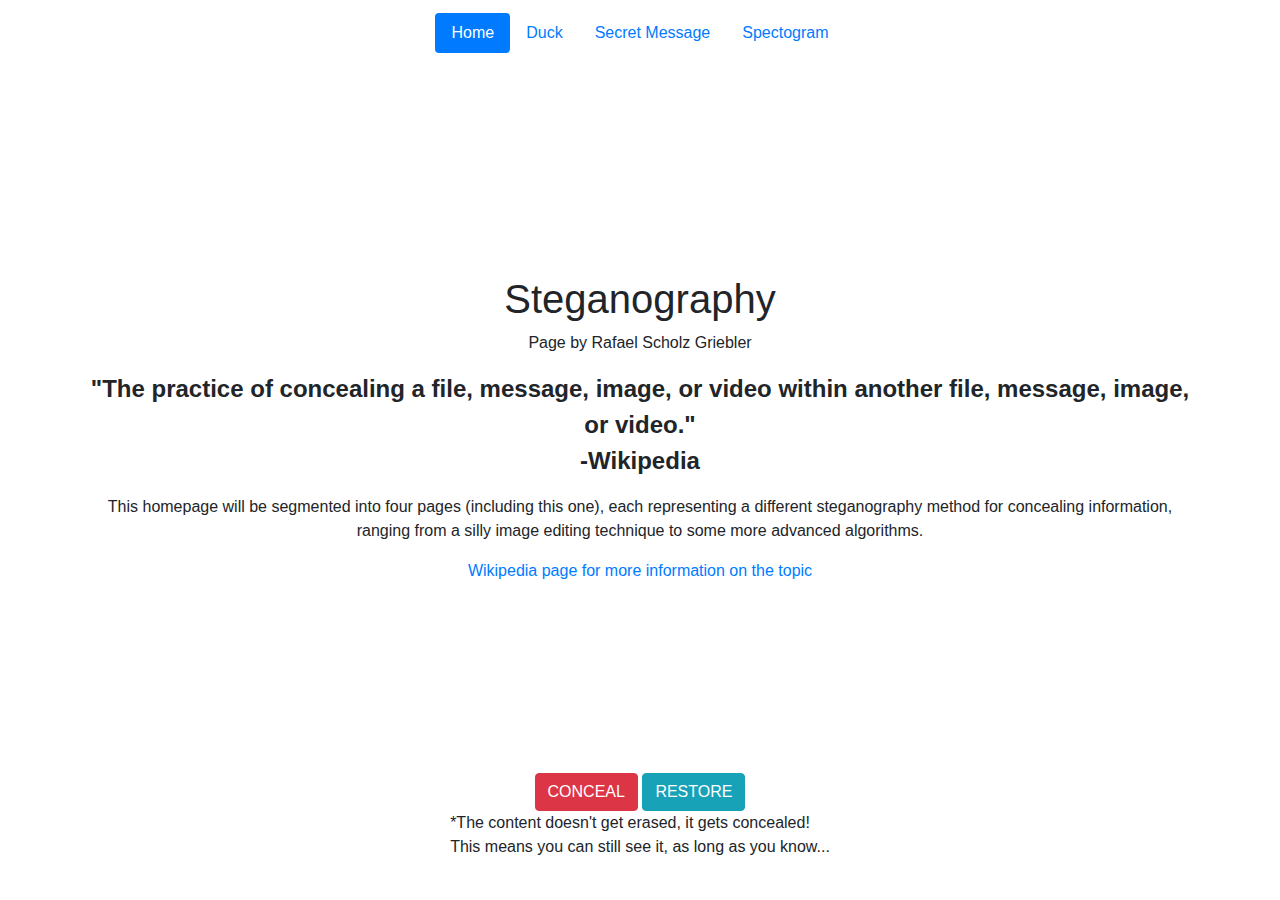
<file: pset8/homepage/index.html>
<!DOCTYPE html>
<html lang="en">
<head>
    <meta charset="UTF-8">
    <meta name="viewport" content="width=device-width, initial-scale=1.0">
    <link href="https://stackpath.bootstrapcdn.com/bootstrap/4.5.0/css/bootstrap.min.css" rel="stylesheet">
    <link href="styles.css" rel="stylesheet">
    <title>Steganography - Home</title>
</head>
<body>
    <ul class="nav nav-pills">
        <li class="nav-item">
          <a class="nav-link active" href="index.html">Home</a>
        </li>
        <li class="nav-item">
          <a class="nav-link" href="duck/index.html">Duck</a>
        </li>
        <li class="nav-item">
          <a class="nav-link" href="encoding/index.html">Secret Message</a>
        </li>
        <li class="nav-item">
          <a class="nav-link" href="audio/index.html">Spectogram</a>
        </li>
      </ul>
      <div id="home_content">
        <h1 id="home_title">Steganography</h1>
        <p id="home_name">Page by Rafael Scholz Griebler</p>
        <blockquote id="home_quote" cite="https://en.wikipedia.org/wiki/Steganography">"The practice of concealing a file, message, image, or video within another file, message, image, or video."<br>-Wikipedia</blockquote>
        <p id="home_parag">This homepage will be segmented into four pages (including this one), each representing a different steganography method for concealing information, ranging from a silly image editing technique to some more advanced algorithms.</p>
        <a href="https://en.wikipedia.org/wiki/Steganography" id="home_link">Wikipedia page for more information on the topic</a>
      </div>
      <div>
        <input type="button" class="btn btn-danger home_button" value="CONCEAL" onclick="conceal();">
        <input type="button" class="btn btn-info home_button" value="RESTORE" onclick="location.reload();">
      </div>
      <p id="help">*The content doesn't get erased, it gets concealed!<br> This means you can still see it, as long as you know...</p>
      <script src="main.js"></script>
</body>
</html>
</file>
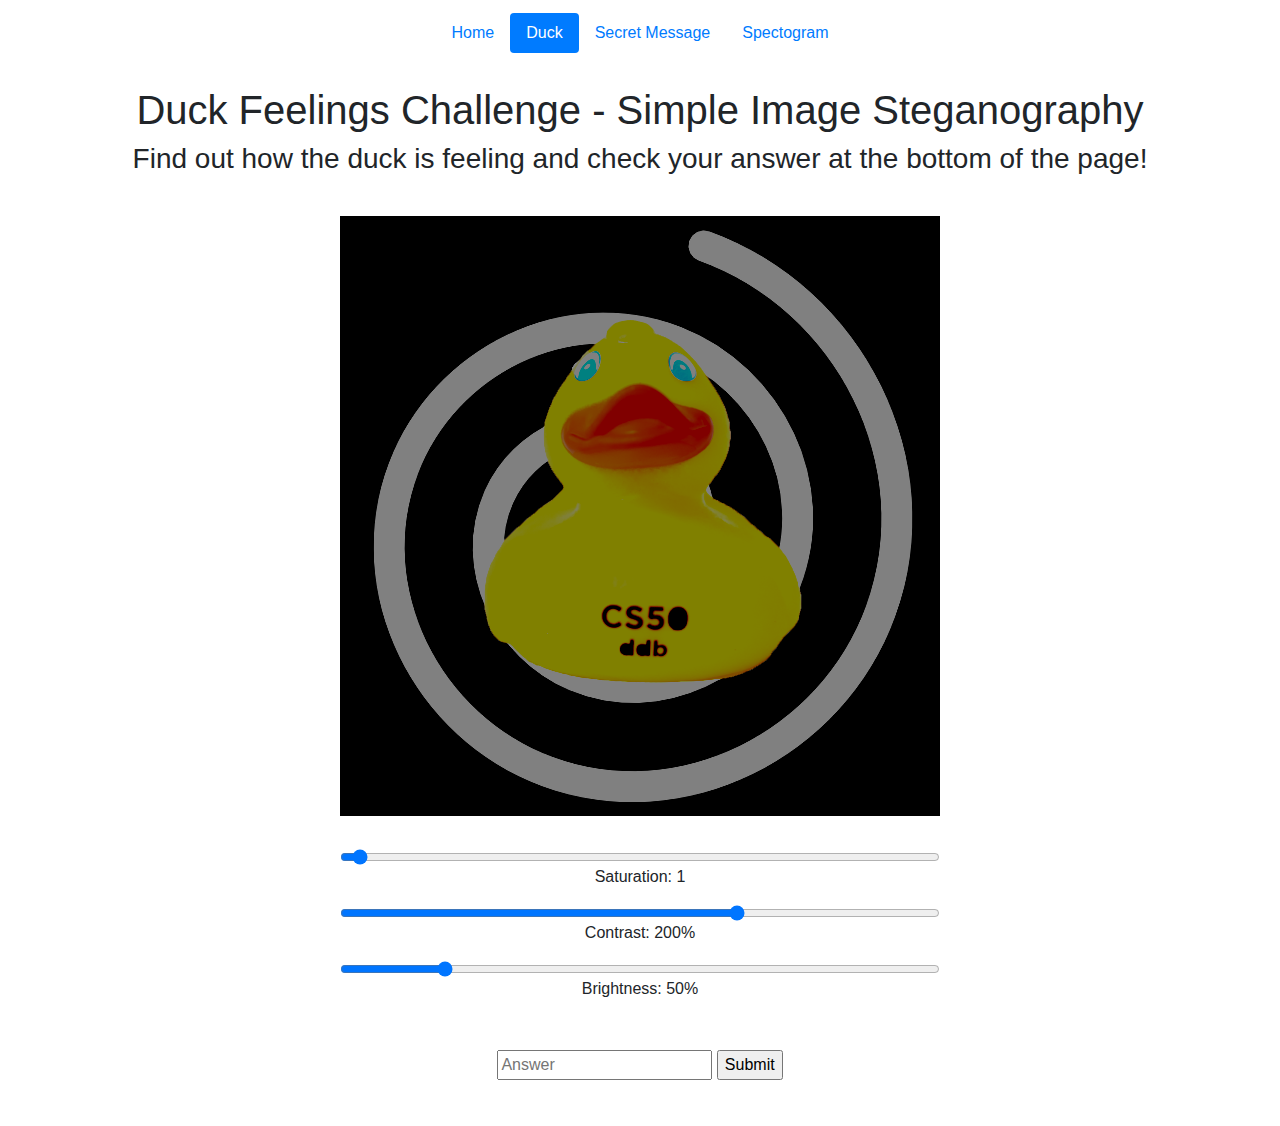
<file: pset8/homepage/duck/index.html>
<!DOCTYPE html>
<html lang="en">
<head>
    <meta charset="UTF-8">
    <meta name="viewport" content="width=device-width, initial-scale=1.0">
    <link href="https://stackpath.bootstrapcdn.com/bootstrap/4.5.0/css/bootstrap.min.css" rel="stylesheet">
    <link href="../styles.css" rel="stylesheet">
    
    <title>Duck Feelings Challenge - Simple Image Steganography</title>
</head>
<body>
    <ul class="nav nav-pills">
        <li class="nav-item">
          <a class="nav-link" href="../index.html">Home</a>
        </li>
        <li class="nav-item">
          <a class="nav-link active" href="index.html">Duck</a>
        </li>
        <li class="nav-item">
          <a class="nav-link" href="../encoding/index.html">Secret Message</a>
        </li>
        <li class="nav-item">
            <a class="nav-link" href="../audio/index.html">Spectogram</a>
          </li>
      </ul>
    <h1>Duck Feelings Challenge - Simple Image Steganography</h1>
    <h3>Find out how the duck is feeling and check your answer at the bottom of the page!</h3>

    <img src="duck.png" title="duck feelings" id="duck_image">
    
    <input type="range" min="0" max="50" value="1" class="slider" id="saturation_slider" oninput="update();">
    <p id="saturation_value">Saturation: 1</p>

    <input type="range" min="0" max="300" value="200" class="slider" id="contrast_slider" oninput="update();">
    <p id="contrast_value">Contrast: 200%</p>

    <input type="range" min="0" max="300" value="50" class="slider" id="brightness_slider" oninput="update();">
    <p id="brightness_value">Brightness: 50%</p>

    <form onsubmit="check(); return false;" id="duck_form">
        <input type="text" id="answer" placeholder="Answer">
        <input type="submit" >
    </form>
    <script src="main.js"></script>
</body>
</html>
</file>
<file: pset8/homepage/styles.css>
/*main css document that serves all html files with common tweaks*/

body{
    display: flex;
    flex-direction: column;
    align-items: center;
    padding: 1% 7% 1% 7%;
}


h1{
    padding-top: 3%;
}

/*home*/

#home_quote{
    font-size: x-large;
    font-weight: bold;
    text-align: center;
}

#home_parag{
    text-align: center;
}

#home_content{
    display: flex;
    flex-direction: column;
    align-items: center;
    height: 80vh;
    justify-content: center;
}

/*--------------------------------------------*/
/*duck*/
#duck_image{
    width: 90%;
    max-width: 600px;
    filter: saturate(1) contrast(200%) brightness(50%);
    padding: 3% 0 3% 0;
}

#duck_form{
    padding: 3% 0 3% 0;
}

.slider{
    width: 90%;
    max-width: 600px;
}

/*--------------------------------------------*/
/*encoding*/

#encoding_form{
    width: 90%;
    max-width: 1000px;
    display: flex;
    flex-direction: column;
}

input[type="button"]:not(.home_button){
    width: 90%;
    max-width: 1000px;
}

h2{
    padding: 3% 0 3% 0;
}

.encoding_h3{
    padding-top: 5%;
}

#img_read, #img_encoded, #img_proof{
    width: 30%;
    padding-bottom: 5px;
}

/*--------------------------------------------*/
/*encoding*/

#spectogram_image{
    width: 90%;
    max-width: 1000px;
}
</file>
